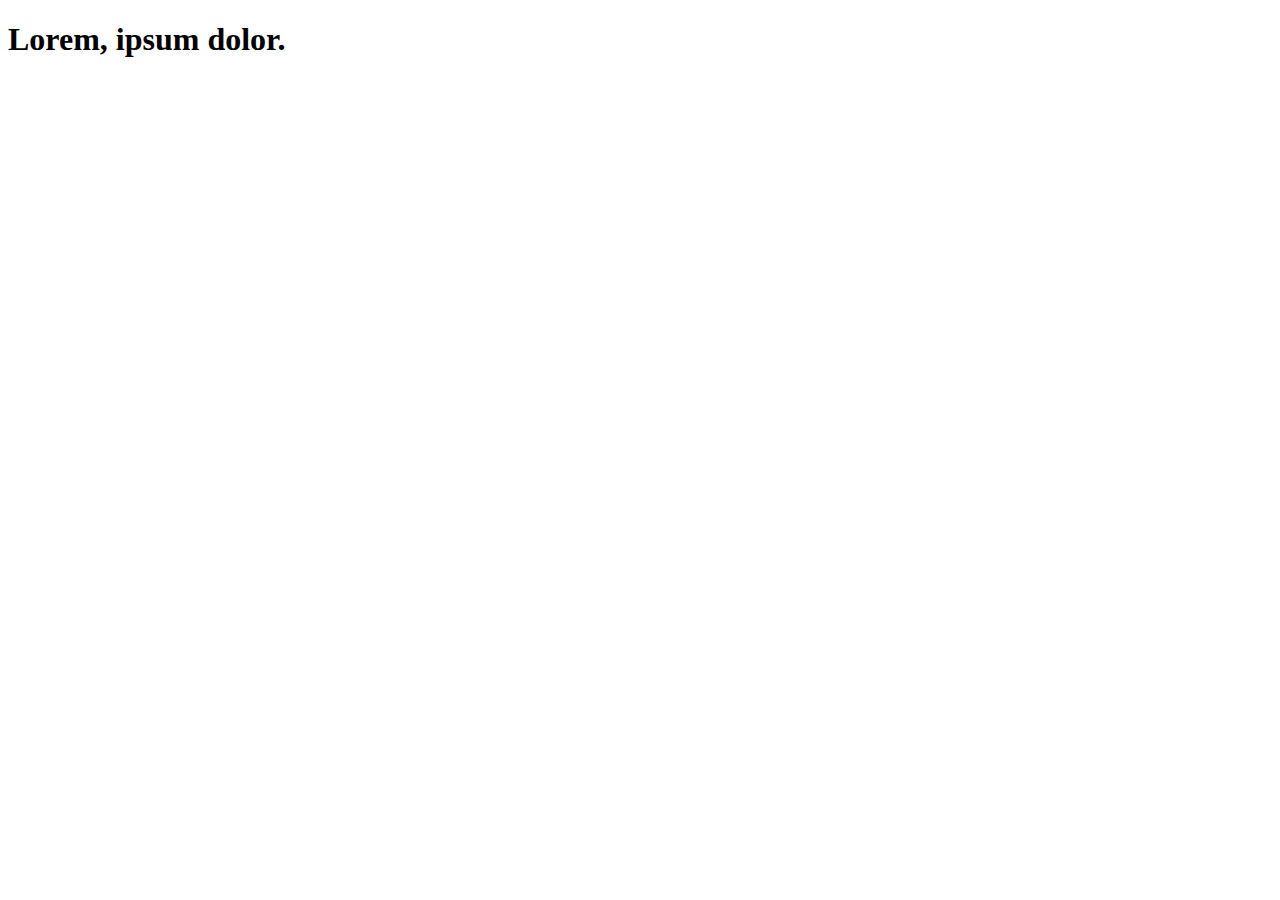
<file: index.html>
<!DOCTYPE html>
<html lang="en">
<head>
    <meta charset="UTF-8">
    <meta name="viewport" content="width=device-width, initial-scale=1.0">
    <title>Document</title>
</head>
<body>
    <h1>Lorem, ipsum dolor.</h1>
</body>
</html>
</file>
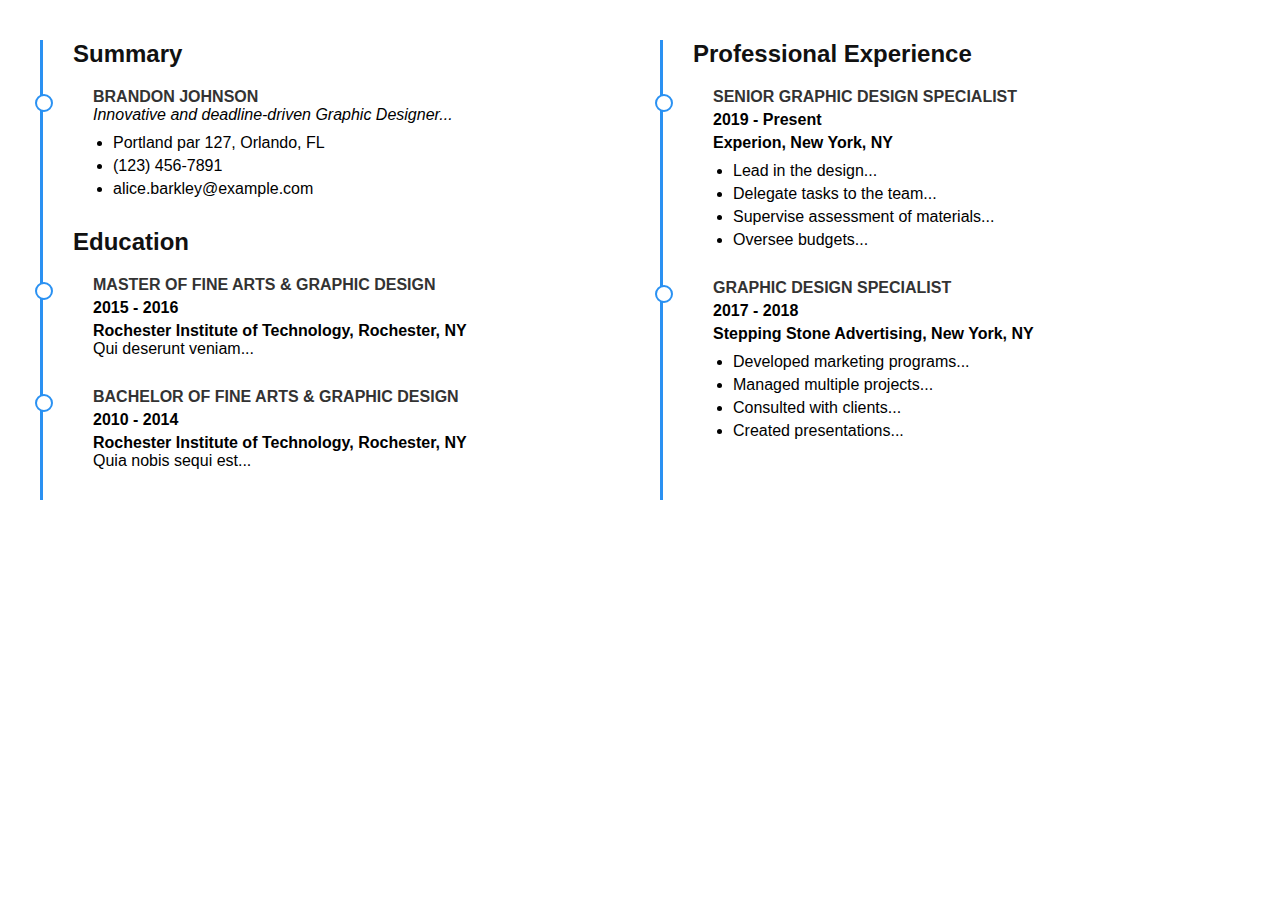
<file: HTML/llkd.html>
<!-- <!DOCTYPE html>
<html lang="uz">
<head>
  <meta charset="UTF-8">
  <meta name="viewport" content="width=device-width, initial-scale=1.0">
  <title>Portfolio Dizayn</title>
  <link href='https://unpkg.com/boxicons@2.1.4/css/boxicons.min.css' rel='stylesheet'>
  <style>
    * {
      margin: 0;
      padding: 0;
      box-sizing: border-box;
    }

    body {
      display: flex;
      font-family: Arial, sans-serif;
      background-color: #1e1e1e;
      color: #fff;
    }

    /* Sidebar */
    .sidebar {
      width: 250px;
      height: 100vh;
      background-color: #0b132b;
      padding: 30px 20px;
      display: flex;
      flex-direction: column;
      align-items: center;
      position: fixed;
      left: 0;
      top: 0;
    }

    .sidebar img {
      width: 100px;
      height: 100px;
      border-radius: 50%;
      object-fit: cover;
      margin-bottom: 10px;
      border: 2px solid #fff;
    }

    .sidebar h2 {
      font-size: 20px;
      margin-bottom: 20px;
    }

    .socials {
      display: flex;
      gap: 10px;
      margin-bottom: 30px;
    }

    .socials a {
      color: white;
      background-color: #1c2541;
      padding: 10px;
      border-radius: 50%;
      transition: background 0.3s;
    }

    .socials a:hover {
      background-color: #3a506b;
    }

    .nav-links {
      display: flex;
      flex-direction: column;
      width: 100%;
      gap: 20px;
    }

    .nav-links a {
      text-decoration: none;
      color: #fff;
      display: flex;
      align-items: center;
      gap: 10px;
      padding: 10px 15px;
      border-radius: 5px;
      transition: background 0.3s;
    }

    .nav-links a:hover,
    .nav-links a.active {
      background-color: #1c2541;
    }

    /* Main content */
    .main {
      margin-left: 250px;
      padding: 50px;
      background-image: url('https://images.unsplash.com/photo-1506765515384-028b60a970df?auto=format&fit=crop&w=1400&q=80');
      background-size: cover;
      background-position: center;
      height: 100vh;
      color: white;
    }

    .main h1 {
      font-size: 48px;
    }

    .main p {
      font-size: 24px;
      margin-top: 10px;
      border-bottom: 2px solid #fff;
      display: inline-block;
    }

  </style>
</head>
<body>

  <div class="sidebar">
    <img src="https://randomuser.me/api/portraits/men/32.jpg" alt="Profil rasmi">
    <h2>Alex Smith</h2>
    <div class="socials">
      <a href="#"><i class='bx bxl-twitter'></i></a>
      <a href="#"><i class='bx bxl-facebook'></i></a>
      <a href="#"><i class='bx bxl-instagram'></i></a>
      <a href="#"><i class='bx bxl-skype'></i></a>
      <a href="#"><i class='bx bxl-linkedin'></i></a>
    </div>

    <div class="nav-links">
      <a href="#" class="active"><i class='bx bx-home'></i> Home</a>
      <a href="#"><i class='bx bx-user'></i> About</a>
      <a href="#"><i class='bx bx-file'></i> Resume</a>
      <a href="#"><i class='bx bx-briefcase'></i> Portfolio</a>
      <a href="#"><i class='bx bx-server'></i> Services</a>
      <a href="#"><i class='bx bx-chevron-down'></i> Dropdown</a>
      <a href="#"><i class='bx bx-envelope'></i> Contact</a>
    </div>
  </div>

  <div class="main">
    <h1>Alex Smith</h1>
    <p>I'm Developer</p>
  </div>

</body>
</html> -->
<!-- <!DOCTYPE html>
<html lang="uz">
<head>
  <meta charset="UTF-8">
  <title>Text Rotation</title>
  <style>
    body {
      background: #111;
      color: #fff;
      font-family: sans-serif;
     display: flex;
      justify-content: center;
      align-items: center;
      height: 100vh; 
    }

    .typing-container {
      font-size: 32px;
    }

    .static-text {
      display: inline;
      margin-right: 8px;
      color: #0ff;
    }

    .dynamic-text::after {
      content: '|';
      animation: blink 0.7s infinite;
    }

    @keyframes blink {
      0%, 100% { opacity: 1; }
      50% { opacity: 0; }
    }
  </style>
</head>
<body>

  <div class="typing-container">
    <span class="static-text">Men</span>
    <span class="dynamic-text" id="changing-text"></span>
  </div>

  <script>
    const words = ["Dasturchiman", "Dizaynerman", "Mobilografman"];
    let i = 0;
    let j = 0;
    let currentWord = '';
    let isDeleting = false;
    const speed = 100;
    const pause = 1500;
    const textEl = document.getElementById("changing-text");

    function type() {
      currentWord = words[i];
      if (isDeleting) {
        j--;
        textEl.textContent = currentWord.substring(0, j);
      } else {
        j++;
        textEl.textContent = currentWord.substring(0, j);
      }

      if (!isDeleting && j === currentWord.length) {
        isDeleting = true;
        setTimeout(type, pause);
      } else if (isDeleting && j === 0) {
        isDeleting = false;
        i = (i + 1) % words.length;
        setTimeout(type, 300);
      } else {
        setTimeout(type, speed);
      }
    }

    type();
  </script>

</body>
</html> -->
<!DOCTYPE html>
<html lang="en">
<head>
  <meta charset="UTF-8" />
  <meta name="viewport" content="width=device-width, initial-scale=1.0" />
  <title>Resume Timeline</title>
  <link rel="stylesheet" href="style.css" />
</head>
<body>
  <div class="container">
    <div class="left-column">
      <section class="summary timeline-section">
        <h2>Summary</h2>
        <div class="timeline-item">
          <h3>BRANDON JOHNSON</h3>
          <p><em>Innovative and deadline-driven Graphic Designer...</em></p>
          <ul>
            <li>Portland par 127, Orlando, FL</li>
            <li>(123) 456-7891</li>
            <li>alice.barkley@example.com</li>
          </ul>
        </div>
      </section>

      <section class="education timeline-section">
        <h2>Education</h2>

        <div class="timeline-item">
          <h3>MASTER OF FINE ARTS & GRAPHIC DESIGN</h3>
          <span>2015 - 2016</span>
          <p><strong>Rochester Institute of Technology, Rochester, NY</strong></p>
          <p>Qui deserunt veniam...</p>
        </div>

        <div class="timeline-item">
          <h3>BACHELOR OF FINE ARTS & GRAPHIC DESIGN</h3>
          <span>2010 - 2014</span>
          <p><strong>Rochester Institute of Technology, Rochester, NY</strong></p>
          <p>Quia nobis sequi est...</p>
        </div>
      </section>
    </div>

    <div class="right-column">
      <section class="experience timeline-section">
        <h2>Professional Experience</h2>

        <div class="timeline-item">
          <h3>SENIOR GRAPHIC DESIGN SPECIALIST</h3>
          <span>2019 - Present</span>
          <p><strong>Experion, New York, NY</strong></p>
          <ul>
            <li>Lead in the design...</li>
            <li>Delegate tasks to the team...</li>
            <li>Supervise assessment of materials...</li>
            <li>Oversee budgets...</li>
          </ul>
        </div>

        <div class="timeline-item">
          <h3>GRAPHIC DESIGN SPECIALIST</h3>
          <span>2017 - 2018</span>
          <p><strong>Stepping Stone Advertising, New York, NY</strong></p>
          <ul>
            <li>Developed marketing programs...</li>
            <li>Managed multiple projects...</li>
            <li>Consulted with clients...</li>
            <li>Created presentations...</li>
          </ul>
        </div>
      </section>
    </div>
  </div>
</body>
</html>
</file>
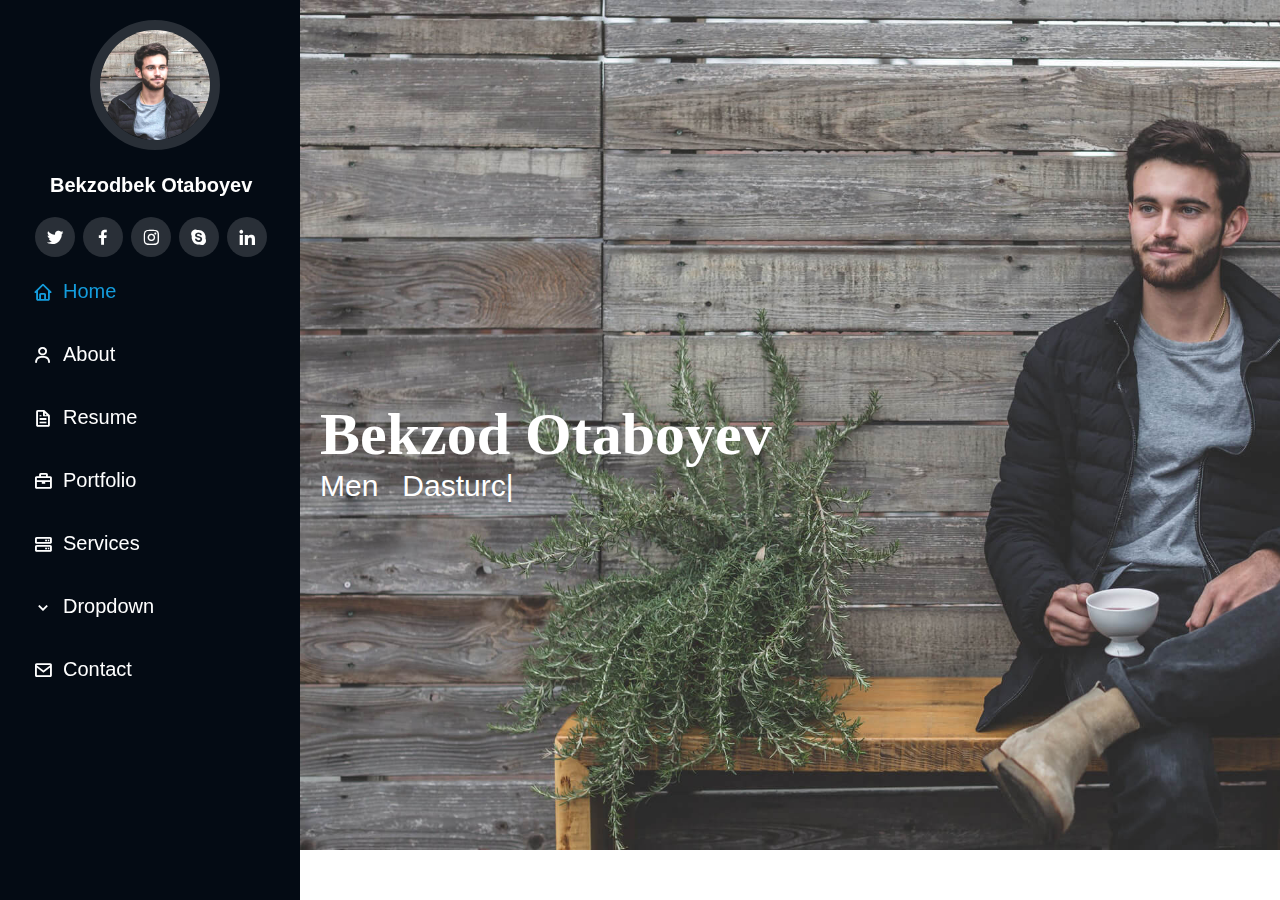
<file: HTML/Prtifolio.html>
<!DOCTYPE html>
<html lang="en">

<head>
    <meta charset="UTF-8">
    <meta name="viewport" content="width=device-width, initial-scale=1.0">
    <title>MY Portifolio</title>
<link rel="stylesheet" href="/CSS/portifolio.css">

    <link href='https://unpkg.com/boxicons@2.1.4/css/boxicons.min.css' rel='stylesheet'>
</head>

<body>
    <div class="main_container">
        <div class="said_bar">
            <div class="img_man">
                <img src="/Img/my-profile-img.jpg" alt="my image">
            </div>

            <h3 class="name"> Bekzodbek Otaboyev</h3>

            <div class="icons">
                <div class="border"><i class='bx bxl-twitter'> </i></div>
                <div class="border"> <i class='bx bxl-facebook'></i></div>
                <div class="border"> <i class='bx bxl-instagram'></i></div>
                <div class="border"> <i class='bx bxl-skype'></i></div>
                <div class="border"> <i class='bx bxl-linkedin'></i></div>
                <!-- instagram, fesebook, linkedin, X  -->
            </div>


            <div class="nav-links">
                <a href="#" class="active"><i class='bx bx-home'></i> Home</a>
                <a href="/HTML/about.html"><i class='bx bx-user'></i> About</a>
                <a href="#"><i class='bx bx-file'></i> Resume</a>
                <a href="#"><i class='bx bx-briefcase'></i> Portfolio</a>
                <a href="#"><i class='bx bx-server'></i> Services</a>
                <a href="#"><i class='bx bx-chevron-down'></i> Dropdown</a>
                <a href="#"><i class='bx bx-envelope'></i> Contact</a>
            </div>
        </div>
    </div>


    <div class="bolog">
        <div class="typing-container">
            <h1>Bekzod Otaboyev</h1>
            <span class="static-text">Men</span>
            <span class="dynamic-text" id="changing-text"></span>
        </div>

    </div>

   
    </main>

    <script src="/HTML/yozuv.js"></script>
</body>

</html>
</file>
<file: HTML/style.css>
* {
    box-sizing: border-box;
    margin: 0;
    padding: 0;
    font-family: sans-serif;
  }
  
  body {
    background-color: #fff;
    padding: 40px;
  }
  
  .container {
    display: flex;
    gap: 40px;
  }
  
  .left-column,
  .right-column {
    flex: 1;
    position: relative;
    padding-left: 30px;
    border-left: 3px solid #2a91f2;
  }
  
  .timeline-section h2 {
    margin-bottom: 20px;
    color: #111;
  }
  
  .timeline-item {
    position: relative;
    padding-left: 20px;
    margin-bottom: 30px;
  }
  
  .timeline-item::before {
    content: "";
    position: absolute;
    left: -38px;
    top: 6px;
    width: 14px;
    height: 14px;
    background-color: #fff;
    border: 2px solid #2a91f2;
    border-radius: 50%;
  }
  
  h3 {
    font-size: 16px;
    font-weight: bold;
    color: #333;
  }
  
  span {
    display: block;
    font-weight: bold;
    margin: 5px 0;
  }
  
  ul {
    margin-top: 10px;
    padding-left: 20px;
  }
  
  ul li {
    margin-bottom: 5px;
    list-style-type: disc;
  }
</file>
<file: CSS/portifolio.css>
* {
    margin: 0;
    padding: 0;
    box-sizing: border-box;
}

body {
    position: relative;
    background-color: #FFF;
    display: flex;
    /* font-family: Cambria, Cochin, Georgia, Times, 'Times New Roman', serif !important; */
    min-height: 100vh;
}


.main_container {
    display: flex;
    background: #040B14;
    position: fixed;

}

.main_container .said_bar .name {
    color: #FFF;
    font-family: Raleway, sans-serif;;
    margin-left: 50px;
    margin-top: 20px;
    font-size: 20px;
}


.main_container .img_man img {
    width: 130px;
    height: 130px;
    border-radius: 50%;
    margin-left: 10px;
    border: 10px solid #292F37;
    margin-left: 90px;
    margin-top: 20px;
}

.said_bar {
    /* position: fixed; */
    flex-direction: column;
    height: 100vh;
    width: 300px;
    display: flex;
}

.said_bar .icons .border {
    width: 40px;
    height: 40px;
    background-color: #292F37;
    border-radius: 50%;
    transition: 1s;
}

.said_bar .icons .border:hover {
    background-color: #149DDD;
}

.border i {
    display: flex;
    padding: 10px;
    color: #FFF;
}

.said_bar .icons {
    font-size: 20px;
    margin-left: 35px;
    margin-top: 20px;
    justify-content: between;
    display: flex;
    gap: 8px;

}


.nav-links {
    display: flex;
    flex-direction: column;
    width: 100%;
    gap: 20px;
    color: aqua;
    margin: 13px;
}

.nav-links a {
    text-decoration: none;
    color: #fff;
    display: flex;
    align-items: center;
    gap: 10px;
    padding: 10px 20px;
    border-radius: 5px;
    transition: background 0.2s;
    font-size: 20px;
    font-family: 'Lucida Sans', 'Lucida Sans Regular', 'Lucida Grande', 'Lucida Sans Unicode', Geneva, Verdana, sans-serif;
}

.nav-links a:hover,
.nav-links a.active {
    color: #149DDD;
}

.bolog {
    width: 100%;
    height: 850px;
    background-image: url(/Img/hero-bg.jpg);
    background-repeat: no-repeat;
    background-size: cover;
    filter: contrast(200deg);
    margin-left: 300px;
}

.bolog .typing-container .static-text,
.dynamic-text {
    /* to'girlash kerak matinni markazga oling! */
    color: #fff;
    font-size: 30px;
    font-family: 'Segoe UI', Tahoma, Geneva, Verdana, sans-serif;
    margin-top: 400px;
    margin-left: 20px;
}

.dynamic-text::after {
    content: '|';
    animation: blink 0.7s infinite;
}

@keyframes blink {

    0%,
    100% {
        opacity: 1;
    }

    50% {
        opacity: 0;
    }
}

.bolog .typing-container h1 {
    color: #fff;
    font-size: 60px;
    margin-top: 400px;
    margin-left: 20px;
}
</file>
